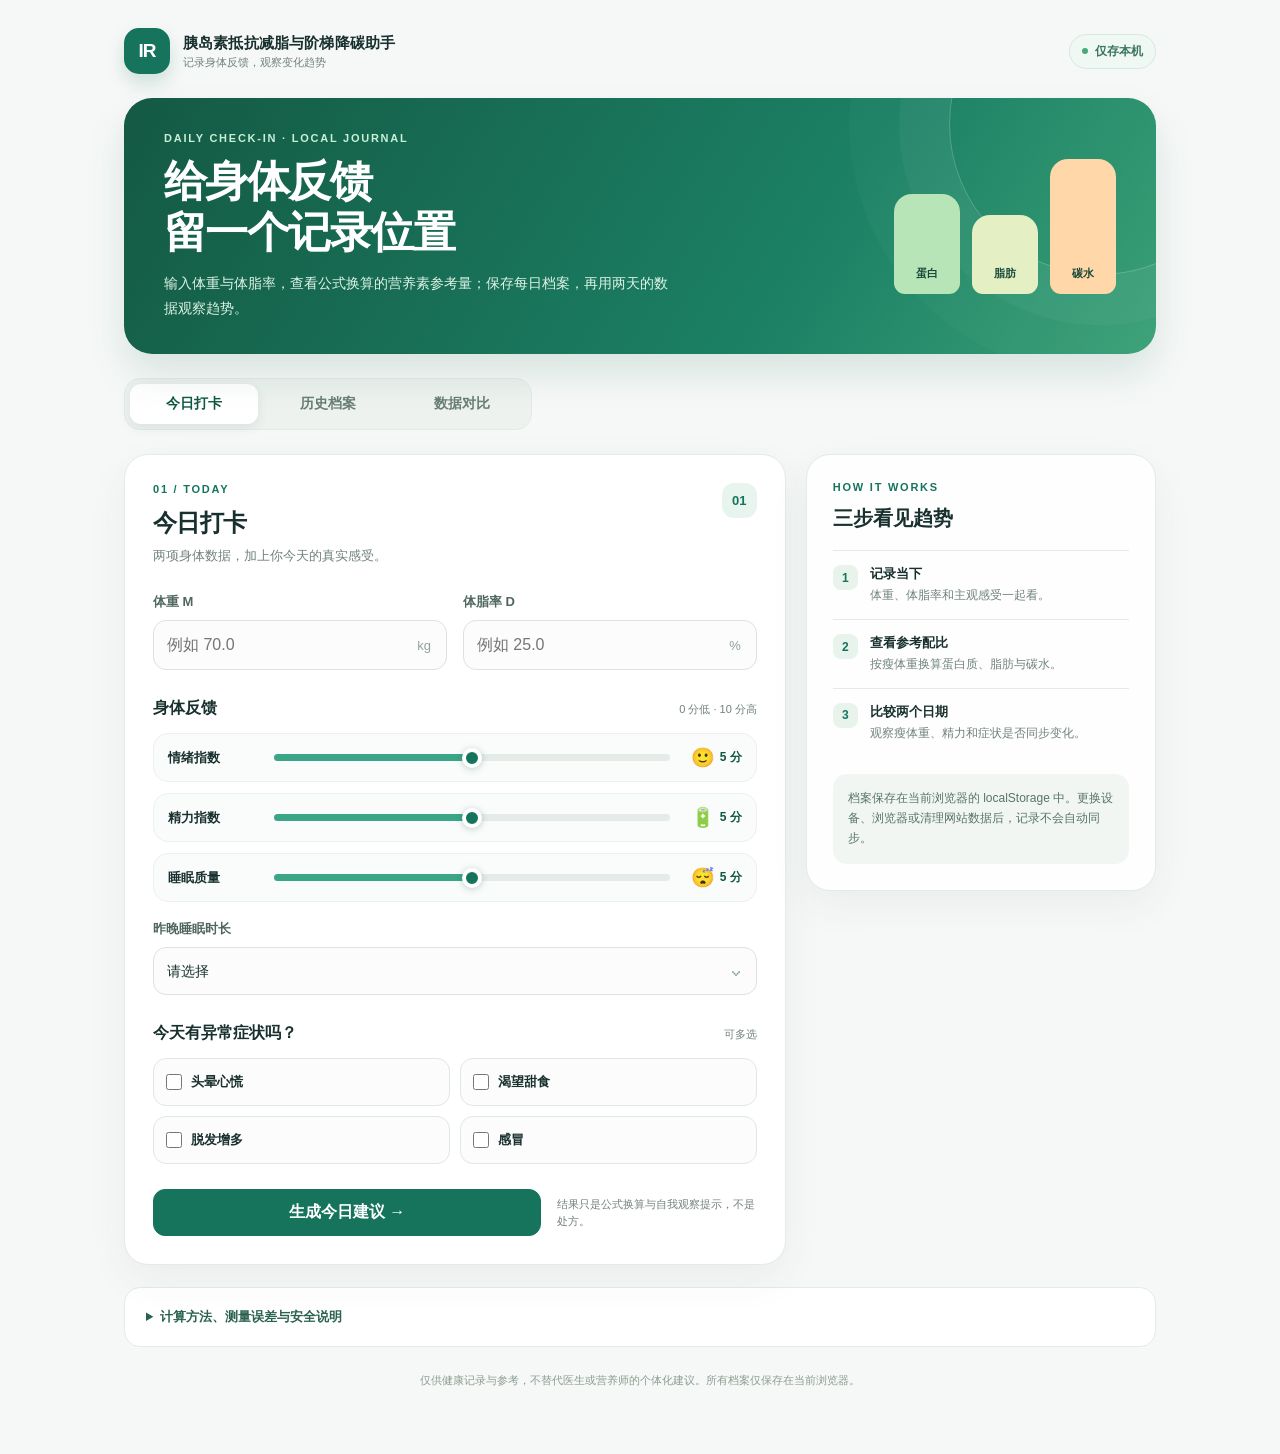
<file: index.html>
<!doctype html>
<html lang="zh-CN">
<head>
  <meta charset="utf-8">
  <meta name="viewport" content="width=device-width, initial-scale=1, viewport-fit=cover">
  <meta name="theme-color" content="#f6f8f7">
  <title>胰岛素抵抗减脂与阶梯降碳助手</title>
  <link rel="stylesheet" href="styles.css">
</head>
<body>
  <div class="shell">
    <header class="masthead">
      <div class="brand" aria-hidden="true">IR</div>
      <div class="brand-copy"><strong>胰岛素抵抗减脂与阶梯降碳助手</strong><span>记录身体反馈，观察变化趋势</span></div>
      <span class="local-badge">仅存本机</span>
    </header>

    <section class="intro" aria-labelledby="introTitle">
      <div class="intro-copy">
        <span class="eyebrow">DAILY CHECK-IN · LOCAL JOURNAL</span>
        <h1 id="introTitle">给身体反馈<br>留一个记录位置</h1>
        <p>输入体重与体脂率，查看公式换算的营养素参考量；保存每日档案，再用两天的数据观察趋势。</p>
      </div>
      <div class="intro-art" aria-hidden="true"><span>蛋白</span><span>脂肪</span><span>碳水</span></div>
    </section>

    <nav class="tabs" role="tablist" aria-label="应用功能">
      <button class="tab" id="tab-today" type="button" role="tab" aria-controls="panel-today" aria-selected="true" data-tab="today">今日打卡</button>
      <button class="tab" id="tab-history" type="button" role="tab" aria-controls="panel-history" aria-selected="false" data-tab="history">历史档案</button>
      <button class="tab" id="tab-compare" type="button" role="tab" aria-controls="panel-compare" aria-selected="false" data-tab="compare">数据对比</button>
    </nav>

    <div id="storageWarning" class="storage-warning" role="alert" hidden></div>

    <main>
      <section class="panel" id="panel-today" role="tabpanel" aria-labelledby="tab-today">
        <div class="content-grid">
          <form id="checkinForm" class="card form-card" novalidate>
            <div class="card-header">
              <div><span class="eyebrow">01 / TODAY</span><h2>今日打卡</h2><p>两项身体数据，加上你今天的真实感受。</p></div>
              <span class="step-pill" aria-hidden="true">01</span>
            </div>

            <div class="field-pair">
              <div class="field">
                <label for="weightKg">体重 M</label>
                <div class="input-wrap"><input id="weightKg" name="weightKg" type="number" inputmode="decimal" min="20" max="400" step="0.1" placeholder="例如 70.0" required><span>kg</span></div>
              </div>
              <div class="field">
                <label for="bodyFatPct">体脂率 D</label>
                <div class="input-wrap"><input id="bodyFatPct" name="bodyFatPct" type="number" inputmode="decimal" min="1" max="75" step="0.1" placeholder="例如 25.0" required><span>%</span></div>
              </div>
            </div>

            <div class="subhead"><h3>身体反馈</h3><small>0 分低 · 10 分高</small></div>
            <div class="feedback-list">
              <div class="feedback-row">
                <label for="mood">情绪指数</label>
                <input id="mood" name="mood" type="range" min="0" max="10" value="5" aria-label="情绪指数">
                <output class="range-value" for="mood"><span id="moodEmoji" class="range-emoji" aria-hidden="true">🙂</span><span id="moodValue">5 分</span></output>
              </div>
              <div class="feedback-row">
                <label for="energy">精力指数</label>
                <input id="energy" name="energy" type="range" min="0" max="10" value="5" aria-label="精力指数">
                <output class="range-value" for="energy"><span id="energyEmoji" class="range-emoji" aria-hidden="true">🔋</span><span id="energyValue">5 分</span></output>
              </div>
              <div class="feedback-row">
                <label for="sleepScore">睡眠质量</label>
                <input id="sleepScore" name="sleepScore" type="range" min="0" max="10" value="5" aria-label="睡眠质量">
                <output class="range-value" for="sleepScore"><span id="sleepEmoji" class="range-emoji" aria-hidden="true">😴</span><span id="sleepValue">5 分</span></output>
              </div>
            </div>

            <div class="field sleep-field">
              <label for="sleepDuration">昨晚睡眠时长</label>
              <div class="select-wrap">
                <select id="sleepDuration" name="sleepDuration" required>
                  <option value="">请选择</option>
                  <option value="lt6">&lt;6 小时</option>
                  <option value="6to7">6–7 小时</option>
                  <option value="7to8">7–8 小时</option>
                  <option value="gt8">&gt;8 小时</option>
                </select>
              </div>
            </div>

            <div class="subhead"><h3>今天有异常症状吗？</h3><small>可多选</small></div>
            <div class="symptom-grid">
              <label class="symptom"><input type="checkbox" name="symptom" value="dizzy"><span>头晕心慌</span></label>
              <label class="symptom"><input type="checkbox" name="symptom" value="craving"><span>渴望甜食</span></label>
              <label class="symptom"><input type="checkbox" name="symptom" value="hairLoss"><span>脱发增多</span></label>
              <label class="symptom"><input type="checkbox" name="symptom" value="cold"><span>感冒</span></label>
            </div>

            <div id="formError" class="form-error" role="alert" hidden></div>
            <div class="submit-row"><button class="primary-btn" type="submit">生成今日建议 →</button><span>结果只是公式换算与自我观察提示，不是处方。</span></div>
          </form>

          <aside class="card guide-card" aria-label="使用方法">
            <span class="eyebrow">HOW IT WORKS</span><h2>三步看见趋势</h2>
            <div class="guide-step"><b>1</b><div><strong>记录当下</strong><p>体重、体脂率和主观感受一起看。</p></div></div>
            <div class="guide-step"><b>2</b><div><strong>查看参考配比</strong><p>按瘦体重换算蛋白质、脂肪与碳水。</p></div></div>
            <div class="guide-step"><b>3</b><div><strong>比较两个日期</strong><p>观察瘦体重、精力和症状是否同步变化。</p></div></div>
            <div class="guide-note">档案保存在当前浏览器的 localStorage 中。更换设备、浏览器或清理网站数据后，记录不会自动同步。</div>
          </aside>
        </div>

        <section id="results" class="results" aria-labelledby="resultTitle" hidden>
          <div class="result-header">
            <div><span class="eyebrow">02 / PERSONAL SNAPSHOT</span><h2 id="resultTitle">今日参考结果</h2></div>
            <button id="saveRecord" class="outline-btn" type="button">📁 保存为今日档案</button>
          </div>
          <div class="result-layout">
            <div class="lean-card"><span>瘦体重 N · 估算</span><strong><span id="leanMassValue">--</span><small>kg</small></strong><p>N = 体重 × (1 − 体脂率)</p></div>
            <div class="macro-wrap" aria-label="营养素参考克数">
              <div class="macro-card protein"><span class="macro-label">蛋白质</span><strong><span id="proteinValue">--</span><small>g</small></strong><p>瘦体重 × 2</p></div>
              <div class="macro-card fat"><span class="macro-label">脂肪</span><strong><span id="fatValue">--</span><small>g</small></strong><p>瘦体重 × 0.8</p></div>
              <div class="macro-card carb"><span class="macro-label">碳水</span><strong><span id="carbValue">--</span><small>g</small></strong><p>瘦体重 × 3</p></div>
            </div>
          </div>
          <p class="result-foot">“黄金配比”按你提供的公式计算，仅供记录和讨论；不表示适合每个人的实际摄入量，也不建议仅凭单日数据继续降碳。</p>
          <div class="card advice-card"><h3>智能反馈提醒</h3><div id="adviceList" class="advice-list"></div></div>
        </section>
      </section>

      <section class="panel" id="panel-history" role="tabpanel" aria-labelledby="tab-history" hidden>
        <div class="card history-card">
          <div class="section-headline">
            <div><span class="eyebrow">YOUR JOURNAL</span><h2>档案历史记录</h2><p id="historyCount" class="result-foot"></p></div>
            <button id="clearHistory" class="danger-btn" type="button">清空历史记录</button>
          </div>
          <div id="historyList" class="archive-list"></div>
        </div>
      </section>

      <section class="panel" id="panel-compare" role="tabpanel" aria-labelledby="tab-compare" hidden>
        <div class="card compare-card">
          <div class="card-header">
            <div><span class="eyebrow">COMPARE TWO DAYS</span><h2>数据对比</h2><p>选择两个不同日期，以基准日到当前日的顺序查看变化。</p></div>
            <span class="step-pill" aria-hidden="true">03</span>
          </div>
          <div class="compare-form">
            <div class="field"><label for="baseDate">对比基准日</label><div class="select-wrap"><select id="baseDate"></select></div></div>
            <div class="field"><label for="currentDate">对比当前日</label><div class="select-wrap"><select id="currentDate"></select></div></div>
            <button id="generateComparison" class="primary-btn" type="button">🔍 生成对比报告</button>
          </div>
          <div id="compareEmpty" class="empty" hidden><span class="empty-icon" aria-hidden="true">📊</span><strong>还需要两个不同日期的档案</strong><p>每天在“今日打卡”生成结果后保存一次，就能在这里比较。</p></div>
          <div id="compareReport" class="compare-report" aria-live="polite" hidden></div>
        </div>
      </section>
    </main>

    <details class="methods">
      <summary>计算方法、测量误差与安全说明</summary>
      <p>瘦体重 = 体重 × (1 − 体脂率 ÷ 100)；蛋白质、脂肪和碳水分别按瘦体重 × 2、× 0.8、× 3 克展示。这是按需求设定的参考公式，并非适用于所有人的医学营养处方。</p>
      <p>体脂秤读数可能受测量条件和水分影响，建议尽量在相似条件下记录。头晕心慌可能有多种原因；正在使用胰岛素或其他降糖药、患有肾病或处于妊娠期时，不应仅凭本页公式自行调整饮食。脱发持续增加也值得咨询医生。</p>
      <p>参考：<a href="https://www.niddk.nih.gov/health-information/diabetes/overview/preventing-problems/low-blood-glucose-hypoglycemia" target="_blank" rel="noopener noreferrer">NIDDK 低血糖说明</a> · <a href="https://www.aad.org/public/diseases/hair-loss/treatment/tips" target="_blank" rel="noopener noreferrer">AAD 脱发建议</a> · <a href="https://pubmed.ncbi.nlm.nih.gov/37335581/" target="_blank" rel="noopener noreferrer">体脂测量与水分研究</a></p>
    </details>
    <footer class="footer">仅供健康记录与参考，不替代医生或营养师的个体化建议。所有档案仅保存在当前浏览器。</footer>
  </div>
  <div id="toast" class="toast" role="status" aria-live="polite"></div>
  <script src="app.js"></script>
</body>
</html>
</file>
<file: styles.css>
:root {
  color-scheme: light;
  --bg: #f6f8f7;
  --ink: #18302e;
  --muted: #71827e;
  --line: #e3eae7;
  --green: #16745d;
  --green-dark: #105743;
  --green-soft: #e7f5ee;
  --orange: #ef9d54;
  --orange-soft: #fff2e6;
  --blue: #5a91b4;
  --blue-soft: #eaf4f9;
  --purple: #9474bd;
  --purple-soft: #f2edfa;
  --red: #b64949;
  --red-soft: #fff0ef;
  --shadow: 0 14px 40px rgba(32, 60, 53, .06);
}
* { box-sizing: border-box; }
html { scroll-behavior: smooth; }
body {
  margin: 0;
  background: var(--bg);
  color: var(--ink);
  font-family: -apple-system, BlinkMacSystemFont, "Segoe UI", "PingFang SC", "Microsoft YaHei", sans-serif;
  -webkit-font-smoothing: antialiased;
}
button, input, select { font: inherit; }
button { cursor: pointer; }
button:disabled { cursor: not-allowed; opacity: .5; }
button:focus-visible, input:focus-visible, select:focus-visible, summary:focus-visible {
  outline: 3px solid #8bcbb4;
  outline-offset: 3px;
}
[hidden] { display: none !important; }
.shell { width: min(1080px, 100%); margin: 0 auto; padding: 28px 24px 64px; }
.masthead { display: flex; align-items: center; gap: 13px; margin-bottom: 24px; }
.brand {
  width: 46px; height: 46px; border-radius: 15px; display: grid; place-items: center;
  background: var(--green); color: #fff; font-size: 19px; font-weight: 800; letter-spacing: -.05em;
  box-shadow: 0 9px 18px rgba(22, 116, 93, .18);
}
.brand-copy { display: flex; flex-direction: column; line-height: 1.3; }
.brand-copy strong { font-size: 15px; letter-spacing: .01em; }
.brand-copy span { margin-top: 2px; color: var(--muted); font-size: 11px; }
.local-badge {
  margin-left: auto; padding: 8px 12px; border: 1px solid #d6e9df; border-radius: 999px;
  background: #eff8f2; color: #397462; font-size: 12px; font-weight: 700; white-space: nowrap;
}
.local-badge::before { content: ""; display: inline-block; width: 6px; height: 6px; margin: 0 7px 1px 0; border-radius: 50%; background: #43ac77; }
.intro {
  min-height: 216px; display: flex; align-items: center; justify-content: space-between; gap: 30px;
  padding: 34px 40px; border-radius: 28px; overflow: hidden; position: relative;
  background: linear-gradient(122deg, #145943 0%, #1b8064 65%, #39a077 100%);
  color: #fff; box-shadow: 0 20px 38px rgba(24, 103, 78, .13);
}
.intro::after {
  content: ""; position: absolute; width: 300px; height: 300px; right: -95px; top: -125px;
  border: 1px solid rgba(255, 255, 255, .23); border-radius: 50%; box-shadow: 0 0 0 50px rgba(255, 255, 255, .035), 0 0 0 100px rgba(255, 255, 255, .025);
}
.intro-copy { position: relative; z-index: 1; }
.eyebrow { display: block; margin-bottom: 12px; font-size: 11px; font-weight: 800; letter-spacing: .16em; text-transform: uppercase; }
.intro .eyebrow { color: #c8f0d8; }
h1 { margin: 0; font-size: clamp(28px, 4vw, 43px); line-height: 1.18; letter-spacing: -.035em; }
.intro p { max-width: 510px; margin: 14px 0 0; color: #e0f4e8; font-size: 14px; line-height: 1.75; }
.intro-art { position: relative; z-index: 1; width: 222px; flex: 0 0 222px; display: flex; align-items: end; gap: 12px; height: 135px; }
.intro-art span { flex: 1; display: flex; align-items: end; justify-content: center; padding-bottom: 13px; border-radius: 18px 18px 11px 11px; color: #174938; font-size: 11px; font-weight: 800; }
.intro-art span:nth-child(1) { height: 74%; background: #b7e5b8; }
.intro-art span:nth-child(2) { height: 58%; background: #e5efc4; }
.intro-art span:nth-child(3) { height: 100%; background: #ffd7a8; }
.tabs {
  display: flex; gap: 6px; width: fit-content; max-width: 100%; margin: 24px 0;
  padding: 5px; border: 1px solid var(--line); border-radius: 16px; background: #edf2ef;
}
.tab {
  min-width: 128px; padding: 11px 17px; border: 0; border-radius: 11px;
  background: transparent; color: #687e75; font-size: 14px; font-weight: 700;
  transition: background .2s, color .2s, box-shadow .2s;
}
.tab[aria-selected="true"] { background: #fff; color: var(--green-dark); box-shadow: 0 4px 12px rgba(35, 73, 56, .09); }
.panel { animation: panel-in .24s ease-out; }
@keyframes panel-in { from { opacity: .6; transform: translateY(5px); } to { opacity: 1; transform: translateY(0); } }
.content-grid { display: grid; grid-template-columns: minmax(0, 1.55fr) minmax(275px, .82fr); gap: 20px; align-items: start; }
.card { background: #fff; border: 1px solid var(--line); border-radius: 24px; box-shadow: var(--shadow); }
.form-card, .history-card, .compare-card { padding: 28px; }
.card-header { display: flex; align-items: flex-start; justify-content: space-between; gap: 18px; margin-bottom: 26px; }
.card-header h2 { margin: 0; font-size: 24px; letter-spacing: -.03em; }
.card-header p { margin: 7px 0 0; color: var(--muted); font-size: 13px; line-height: 1.6; }
.card-header .eyebrow { color: var(--green); }
.step-pill { flex: none; width: 35px; height: 35px; display: grid; place-items: center; border-radius: 12px; background: var(--green-soft); color: var(--green); font-size: 13px; font-weight: 800; }
.field-pair { display: grid; grid-template-columns: 1fr 1fr; gap: 16px; }
.field { display: flex; flex-direction: column; gap: 9px; min-width: 0; }
.field label, .field > span { color: #4f665e; font-size: 13px; font-weight: 700; }
.input-wrap { display: flex; align-items: center; border: 1px solid #d9e4df; border-radius: 13px; background: #fbfcfb; transition: border-color .2s, box-shadow .2s; }
.input-wrap:focus-within { border-color: #64b796; box-shadow: 0 0 0 3px rgba(85, 180, 144, .13); }
.input-wrap input { width: 100%; min-width: 0; height: 48px; padding: 0 13px; border: 0; outline: 0; background: transparent; color: var(--ink); font-size: 16px; }
.input-wrap span { padding-right: 15px; color: #91a49b; font-size: 13px; }
.subhead { display: flex; align-items: baseline; justify-content: space-between; gap: 12px; margin: 28px 0 14px; }
.subhead h3 { margin: 0; font-size: 16px; }
.subhead small { color: var(--muted); font-size: 11px; }
.feedback-list { display: grid; gap: 11px; }
.feedback-row { display: grid; grid-template-columns: 92px minmax(0, 1fr) 58px; gap: 14px; align-items: center; padding: 14px; border: 1px solid #ecf0ee; border-radius: 15px; background: #fafcfb; }
.feedback-row label { font-size: 13px; font-weight: 700; }
.range-value { display: flex; align-items: center; justify-content: flex-end; gap: 5px; color: var(--green-dark); font-size: 12px; font-weight: 800; white-space: nowrap; }
.range-emoji { font-size: 19px; line-height: 1; }
input[type="range"] { appearance: none; -webkit-appearance: none; width: 100%; height: 7px; margin: 0; border-radius: 999px; background: linear-gradient(to right, #3ba687 0%, #3ba687 var(--fill, 50%), #e5ece8 var(--fill, 50%), #e5ece8 100%); cursor: pointer; }
input[type="range"]::-webkit-slider-thumb { appearance: none; -webkit-appearance: none; width: 20px; height: 20px; border: 4px solid #fff; border-radius: 50%; background: var(--green); box-shadow: 0 1px 7px rgba(30, 85, 62, .28); }
input[type="range"]::-moz-range-thumb { width: 14px; height: 14px; border: 3px solid #fff; border-radius: 50%; background: var(--green); box-shadow: 0 1px 7px rgba(30, 85, 62, .28); }
.select-wrap { position: relative; }
.select-wrap select { appearance: none; width: 100%; height: 48px; padding: 0 38px 0 13px; border: 1px solid #d9e4df; border-radius: 13px; background: #fbfcfb; color: var(--ink); font-size: 14px; }
.select-wrap::after { content: "⌄"; position: absolute; right: 15px; top: 6px; color: #789589; font-size: 25px; pointer-events: none; }
.sleep-field { margin-top: 18px; }
.symptom-grid { display: grid; grid-template-columns: 1fr 1fr; gap: 10px; }
.symptom { display: flex; align-items: center; gap: 9px; min-height: 48px; padding: 11px 12px; border: 1px solid #dfe8e3; border-radius: 13px; background: #fbfcfb; font-size: 13px; font-weight: 650; cursor: pointer; transition: border-color .2s, background .2s; }
.symptom.checked { border-color: #9bd0b6; background: #edf8f1; }
.symptom input { width: 16px; height: 16px; margin: 0; accent-color: var(--green); }
.symptom span { line-height: 1.35; }
.form-error { margin-top: 18px; padding: 11px 13px; border-radius: 12px; background: var(--red-soft); color: #9d3e3e; font-size: 13px; line-height: 1.5; }
.primary-btn, .outline-btn, .danger-btn, .small-btn { border-radius: 12px; font-weight: 750; transition: transform .2s, background .2s, border-color .2s; }
.primary-btn:hover:not(:disabled), .outline-btn:hover:not(:disabled), .small-btn:hover:not(:disabled) { transform: translateY(-1px); }
.primary-btn { min-height: 47px; padding: 11px 18px; border: 1px solid var(--green); background: var(--green); color: #fff; }
.primary-btn:hover:not(:disabled) { background: var(--green-dark); }
.outline-btn { min-height: 42px; padding: 9px 14px; border: 1px solid #b9d8c8; background: #eff8f2; color: var(--green-dark); }
.danger-btn { min-height: 38px; padding: 8px 13px; border: 1px solid #f0d5d2; background: #fff8f7; color: #a34d49; }
.danger-btn:hover:not(:disabled) { background: #ffefed; }
.small-btn { min-height: 34px; padding: 6px 11px; border: 1px solid #e3e9e6; background: #fff; color: #6f8179; font-size: 12px; }
.submit-row { display: flex; align-items: center; gap: 16px; margin-top: 25px; }
.submit-row .primary-btn { flex: 1; }
.submit-row span { max-width: 200px; color: var(--muted); font-size: 11px; line-height: 1.5; }
.guide-card { padding: 26px; background: #fdfefd; }
.guide-card .eyebrow { color: var(--green); }
.guide-card h2 { margin: 0 0 18px; font-size: 20px; }
.guide-step { display: flex; gap: 12px; padding: 14px 0; border-top: 1px solid var(--line); }
.guide-step b { flex: none; width: 25px; height: 25px; display: grid; place-items: center; border-radius: 8px; background: #e8f4eb; color: var(--green); font-size: 12px; }
.guide-step strong { display: block; font-size: 13px; }
.guide-step p { margin: 3px 0 0; color: var(--muted); font-size: 12px; line-height: 1.55; }
.guide-note { margin-top: 18px; padding: 15px; border-radius: 14px; background: #f1f6f3; color: #58746a; font-size: 12px; line-height: 1.65; }
.results { margin-top: 22px; }
.result-header, .section-headline { display: flex; justify-content: space-between; align-items: center; gap: 18px; margin-bottom: 17px; }
.result-header h2, .section-headline h2 { margin: 0; font-size: 23px; }
.result-header .eyebrow, .section-headline .eyebrow { margin-bottom: 7px; color: var(--green); }
.result-layout { display: grid; grid-template-columns: 255px minmax(0, 1fr); gap: 16px; }
.lean-card { padding: 24px; border-radius: 21px; background: #163f36; color: #fff; }
.lean-card > span { color: #c6e5d4; font-size: 12px; }
.lean-card strong { display: block; margin-top: 15px; font-size: 49px; letter-spacing: -.04em; line-height: 1; }
.lean-card strong small { margin-left: 4px; font-size: 16px; font-weight: 500; letter-spacing: 0; }
.lean-card p { margin: 17px 0 0; color: #c3ddcf; font-size: 12px; line-height: 1.55; }
.macro-wrap { display: grid; grid-template-columns: repeat(3, 1fr); gap: 12px; }
.macro-card { min-width: 0; padding: 18px; border-radius: 21px; border: 1px solid var(--line); background: #fff; }
.macro-card.protein { border-color: #cce7da; background: #f2faf5; }
.macro-card.fat { border-color: #ece4da; background: #fff9ef; }
.macro-card.carb { border-color: #d9e8ed; background: #f2f8fa; }
.macro-label { display: block; color: #607a70; font-size: 12px; font-weight: 750; }
.macro-card strong { display: block; margin-top: 13px; color: #1a4639; font-size: 30px; letter-spacing: -.04em; }
.macro-card strong small { margin-left: 3px; font-size: 14px; font-weight: 500; }
.macro-card p { margin: 8px 0 0; color: #7e9189; font-size: 11px; }
.result-foot { margin: 12px 0 0; color: #788b82; font-size: 12px; line-height: 1.65; }
.advice-card { margin-top: 16px; padding: 24px; }
.advice-card h3 { margin: 0 0 14px; font-size: 17px; }
.advice-list { display: grid; gap: 10px; }
.advice-item { padding: 14px 16px; border-radius: 14px; border-left: 4px solid #87c9a2; background: #f4faf6; }
.advice-item.watch { border-left-color: var(--orange); background: #fff8ef; }
.advice-item.urgent { border-left-color: var(--red); background: #fff3f1; }
.advice-item strong { display: block; font-size: 13px; }
.advice-item p { margin: 5px 0 0; color: #5b6f67; font-size: 12px; line-height: 1.65; }
.history-card, .compare-card { min-height: 280px; }
.archive-list { display: grid; gap: 13px; }
.archive { padding: 19px; border: 1px solid var(--line); border-radius: 17px; background: #fbfdfb; }
.archive-head { display: flex; align-items: flex-start; justify-content: space-between; gap: 12px; }
.archive-date { display: block; font-size: 17px; font-weight: 800; }
.archive-sub { display: block; margin-top: 4px; color: var(--muted); font-size: 11px; }
.archive-metrics { display: flex; flex-wrap: wrap; gap: 8px; margin-top: 15px; }
.archive-metrics span, .symptom-chip { padding: 7px 10px; border-radius: 9px; background: #eef4f0; color: #4c6c5e; font-size: 12px; }
.archive-feedback { margin-top: 12px; color: #70837a; font-size: 12px; line-height: 1.6; }
.archive-symptoms { display: flex; flex-wrap: wrap; gap: 6px; margin-top: 10px; }
.symptom-chip { background: var(--orange-soft); color: #9d6636; }
.empty { padding: 37px 20px; border: 1px dashed #cfddd5; border-radius: 17px; background: #fbfdfb; text-align: center; }
.empty-icon { display: block; margin-bottom: 10px; font-size: 27px; }
.empty strong { display: block; font-size: 15px; }
.empty p { margin: 6px 0 0; color: var(--muted); font-size: 12px; line-height: 1.6; }
.compare-form { display: grid; grid-template-columns: 1fr 1fr auto; gap: 13px; align-items: end; }
.compare-form .field { min-width: 0; }
.compare-form .primary-btn { white-space: nowrap; }
.compare-report { margin-top: 23px; }
.report-top { padding: 20px; border-radius: 17px; background: #ecf7f0; color: #275d48; }
.report-top.watch { background: #fff6e9; color: #875e2c; }
.report-top.urgent { background: #fff0ef; color: #963f3f; }
.report-top strong { display: block; font-size: 16px; }
.report-top p { margin: 8px 0 0; font-size: 13px; line-height: 1.7; }
.report-period { margin: 18px 0 13px; color: var(--muted); font-size: 12px; }
.report-grid { display: grid; grid-template-columns: repeat(3, 1fr); gap: 10px; }
.report-metric { padding: 15px; border: 1px solid var(--line); border-radius: 13px; background: #fff; }
.report-metric small { display: block; color: var(--muted); font-size: 11px; }
.report-metric strong { display: block; margin-top: 8px; font-size: 14px; }
.report-metric span { display: inline-block; margin-top: 9px; padding: 4px 7px; border-radius: 6px; background: #eef4f0; color: var(--green-dark); font-size: 12px; font-weight: 750; }
.report-subhead { margin: 24px 0 12px; font-size: 15px; }
.symptom-change-list { display: grid; grid-template-columns: 1fr 1fr; gap: 9px; }
.symptom-change { display: flex; justify-content: space-between; gap: 10px; padding: 11px 13px; border-radius: 10px; background: #f5f8f6; font-size: 12px; }
.symptom-change.new { background: #fff0ef; color: #9c4744; }
.symptom-change.resolved { background: #ecf8ef; color: #27724d; }
.report-note { margin: 16px 0 0; color: #7e8f87; font-size: 11px; line-height: 1.65; }
.storage-warning { margin-bottom: 17px; padding: 13px 15px; border-radius: 12px; background: #fff2e8; color: #8f5c37; font-size: 13px; line-height: 1.6; }
.methods { margin-top: 22px; padding: 18px 21px; border: 1px solid var(--line); border-radius: 16px; background: #fff; color: #647a6e; font-size: 12px; line-height: 1.7; }
.methods summary { color: #2b6150; font-size: 13px; font-weight: 750; cursor: pointer; }
.methods p { margin: 12px 0 0; }
.methods a { color: var(--green); }
.footer { margin-top: 24px; color: #8b9d91; font-size: 11px; line-height: 1.65; text-align: center; }
.toast { position: fixed; z-index: 10; left: 50%; bottom: max(25px, env(safe-area-inset-bottom)); width: max-content; max-width: min(90vw, 420px); padding: 11px 17px; border-radius: 12px; background: #1e4e3e; color: #fff; font-size: 13px; box-shadow: 0 10px 28px rgba(13, 44, 30, .23); transform: translate(-50%, 20px); opacity: 0; pointer-events: none; transition: opacity .2s, transform .2s; }
.toast.show { transform: translate(-50%, 0); opacity: 1; }
.toast.error { background: #9e4646; }
@media (max-width: 820px) {
  .content-grid { grid-template-columns: 1fr; }
  .guide-card { display: none; }
  .result-layout { grid-template-columns: 1fr; }
  .lean-card { min-height: 160px; }
}
@media (max-width: 620px) {
  .shell { padding: 18px 15px 50px; }
  .masthead { margin-bottom: 17px; }
  .intro { min-height: 190px; padding: 29px 24px; border-radius: 23px; }
  .intro-art { display: none; }
  .intro p { font-size: 13px; }
  .tabs { width: 100%; margin: 19px 0; }
  .tab { min-width: 0; flex: 1; padding: 11px 5px; font-size: 12px; }
  .form-card, .history-card, .compare-card { padding: 20px; }
  .card-header h2, .result-header h2, .section-headline h2 { font-size: 21px; }
  .feedback-row { grid-template-columns: 76px minmax(0, 1fr) 53px; gap: 8px; padding: 12px; }
  .feedback-row label { font-size: 12px; }
  .result-header, .section-headline { align-items: flex-start; }
  .result-header .outline-btn { font-size: 12px; }
  .compare-form { grid-template-columns: 1fr 1fr; }
  .compare-form .primary-btn { grid-column: 1 / -1; }
  .report-grid { grid-template-columns: 1fr 1fr; }
}
@media (max-width: 380px) {
  .brand-copy strong { font-size: 13px; }
  .local-badge { padding: 7px 9px; font-size: 10px; }
  .field-pair, .symptom-grid, .symptom-change-list { grid-template-columns: 1fr; }
  .macro-wrap { gap: 6px; }
  .macro-card { padding: 12px 8px; }
  .macro-card strong { font-size: 24px; }
  .submit-row { display: block; }
  .submit-row span { display: block; margin-top: 10px; }
}
</file>
